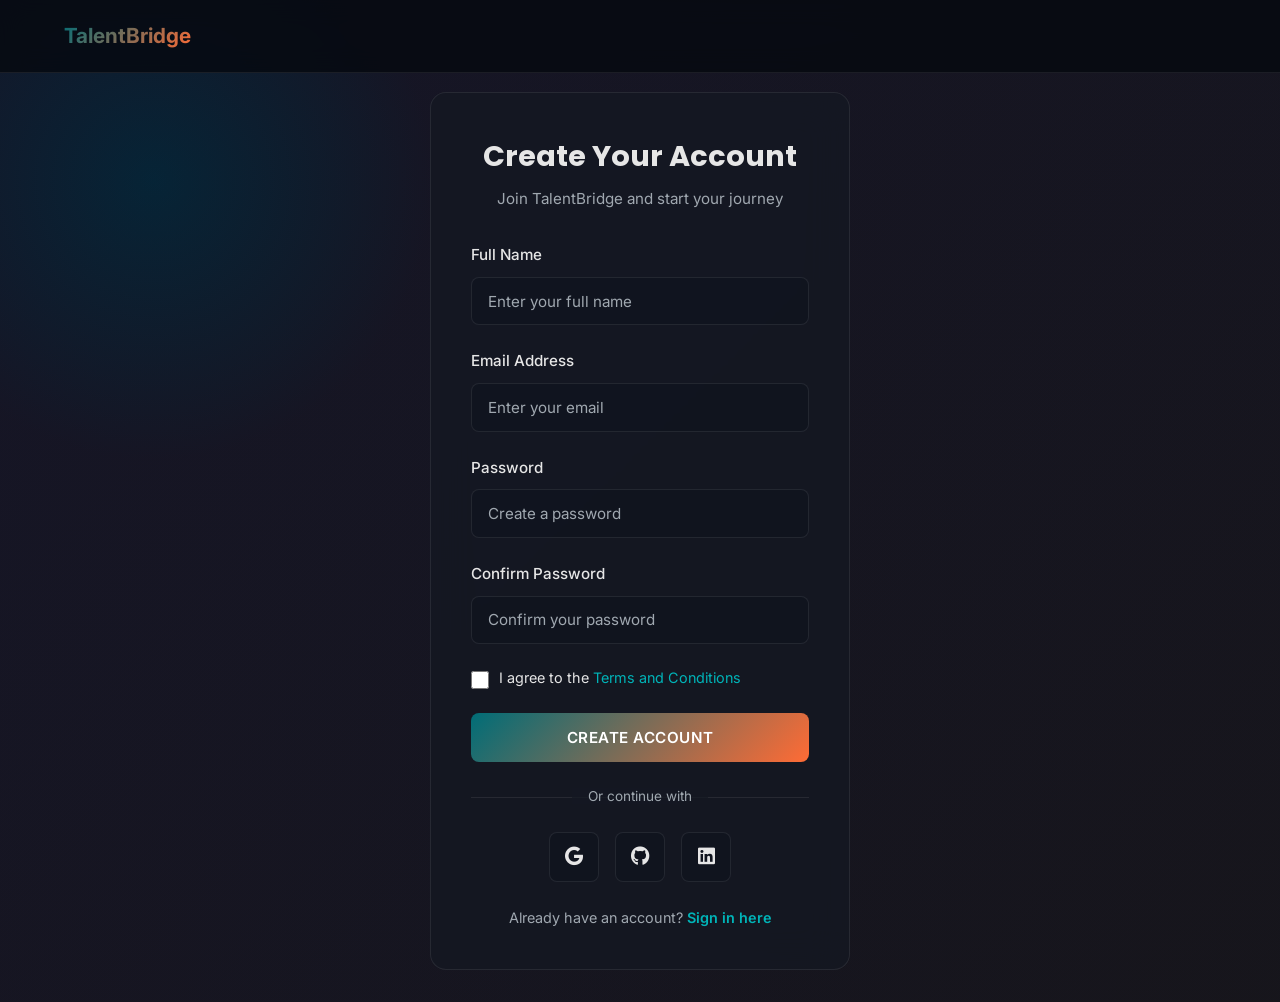
<file: Bridge/Bridge.html>
<!DOCTYPE html>
<html lang="en">
<head>
    <meta charset="UTF-8">
    <meta name="viewport" content="width=device-width, initial-scale=1.0">
    <link rel="stylesheet" href="Bridge.css">
    <link rel="stylesheet" href="https://cdnjs.cloudflare.com/ajax/libs/font-awesome/6.4.0/css/all.min.css">
    
    <link rel="preconnect" href="https://fonts.googleapis.com">
    <link rel="preconnect" href="https://fonts.gstatic.com" crossorigin>
    <link href="https://fonts.googleapis.com/css2?family=inter:wght@300;400;500;600;700;800&family=poppins:wght@600;700;800&display=swap" rel="stylesheet">
    
    <title>TalentBridge - Login</title>
</head>
<body>
    <!-- HEADER -->
    <header>
        <div class="header-container">
            <a href="../Landing/index.html" class="logo-section">
                <span class="brand-name">TalentBridge</span>
            </a>
        </div>
    </header>

    <!-- AUTH SECTION -->
    <section class="login-container">
        <div class="login-card">
            <!-- SIGNUP VIEW -->
            <div class="auth-view" id="signupView">
                <div class="login-header">
                    <h1>Create Your Account</h1>
                    <p>Join TalentBridge and start your journey</p>
                </div>

                <form class="login-form" id="signupForm">
                    <div class="form-group">
                        <label for="signup-name">Full Name</label>
                        <input type="text" id="signup-name" name="name" placeholder="Enter your full name" required>
                    </div>

                    <div class="form-group">
                        <label for="signup-email">Email Address</label>
                        <input type="email" id="signup-email" name="email" placeholder="Enter your email" required>
                    </div>

                    <div class="form-group">
                        <label for="signup-password">Password</label>
                        <input type="password" id="signup-password" name="password" placeholder="Create a password" required>
                    </div>

                    <div class="form-group">
                        <label for="signup-confirm">Confirm Password</label>
                        <input type="password" id="signup-confirm" name="confirm" placeholder="Confirm your password" required>
                    </div>

                    <label class="terms">
                        <input type="checkbox" name="terms" required>
                        <span>I agree to the <a href="#">Terms and Conditions</a></span>
                    </label>

                    <button type="submit" class="btn-login">Create Account</button>
                </form>

                <div class="divider">
                    <span>Or continue with</span>
                </div>

                <div class="social-login">
                    <button type="button" class="social-btn" title="Sign up with Google">
                        <i class="fab fa-google"></i>
                    </button>
                    <button type="button" class="social-btn" title="Sign up with GitHub">
                        <i class="fab fa-github"></i>
                    </button>
                    <button type="button" class="social-btn" title="Sign up with LinkedIn">
                        <i class="fab fa-linkedin"></i>
                    </button>
                </div>

                <div class="signup-footer">
                    <p>Already have an account? <a href="#" class="toggle-view" data-view="login">Sign in here</a></p>
                </div>
            </div>

            <!-- LOGIN VIEW -->
            <div class="auth-view hidden" id="loginView">
                <div class="login-header">
                    <h1>Welcome Back</h1>
                    <p>Login to access your profile and opportunities</p>
                </div>

                <form class="login-form" id="loginForm">
                    <div class="form-group">
                        <label for="login-email">Email Address</label>
                        <input type="email" id="login-email" name="email" placeholder="Enter your email" required>
                    </div>

                    <div class="form-group">
                        <label for="login-password">Password</label>
                        <input type="password" id="login-password" name="password" placeholder="Enter your password" required>
                    </div>

                    <div class="form-footer">
                        <label class="remember-me">
                            <input type="checkbox" name="remember">
                            <span>Remember me</span>
                        </label>
                        <a href="#" class="forgot-password">Forgot password?</a>
                    </div>

                    <button type="submit" class="btn-login">Sign In</button>
                </form>

                <div class="divider">
                    <span>Or continue with</span>
                </div>

                <div class="social-login">
                    <button type="button" class="social-btn" title="Login with Google">
                        <i class="fab fa-google"></i>
                    </button>
                    <button type="button" class="social-btn" title="Login with GitHub">
                        <i class="fab fa-github"></i>
                    </button>
                    <button type="button" class="social-btn" title="Login with LinkedIn">
                        <i class="fab fa-linkedin"></i>
                    </button>
                </div>

                <div class="signup-footer">
                    <p>Don't have an account? <a href="#" class="toggle-view" data-view="signup">Sign up here</a></p>
                </div>
            </div>
        </div>
    </section>

    <script src="Bridge.js"></script>
</body>
</html>
</file>
<file: Bridge/Bridge.css>
/* TalentBridge Login Page Styles */

:root {
  --bg-dark: #0d1117;
  --bg-darker: #06090f;
  --text-light: #e6e6e6;
  --text-muted: #a0a8b0;
  --primary-teal: #00b4b8;
  --primary-orange: #ff6b35;
  --gradient: linear-gradient(135deg, #006d77 0%, #ff6b35 100%);
  --gradient-hover: linear-gradient(135deg, #00b4b8 0%, #ff6b35 100%);
  --card-bg: rgb(20 25 35 / 70%);
  --border: rgb(255 255 255 / 8%);
  --border-focus: rgb(0 180 184 / 30%);
  --transition: all 0.3s cubic-bezier(0.4, 0, 0.2, 1);
}

* {
  margin: 0;
  padding: 0;
  box-sizing: border-box;
}

body {
  font-family: Inter, system-ui, -apple-system, 'Segoe UI', Roboto, 'Helvetica Neue', Arial, sans-serif;
  background: radial-gradient(circle at 12% 18%, rgb(0 180 184 / 12%) 0%, rgb(255 107 53 / 6%) 20%), linear-gradient(135deg, #071026 0%, #08101a 100%);
  color: var(--text-light);
  line-height: 1.6;
  min-height: 100vh;
  overflow-x: hidden;
}

/* ===== HEADER ===== */
header {
  position: fixed;
  top: 0;
  left: 0;
  right: 0;
  width: 100%;
  padding: 1.2rem 0;
  background: rgb(6 9 15 / 80%);
  backdrop-filter: blur(12px);
  border-bottom: 1px solid var(--border);
  z-index: 1000;
}

.header-container {
  max-width: 1200px;
  margin: 0 auto;
  padding: 0 1.5rem;
  display: flex;
  align-items: center;
}

.logo-section {
  display: flex;
  align-items: center;
  gap: 0.8rem;
  text-decoration: none;
  cursor: pointer;
  transition: var(--transition);
}

.logo-section:hover .brand-name {
  opacity: 0.8;
}

.brand-name {
  font-size: 1.3rem;
  font-weight: 700;
  background: var(--gradient);
  background-clip: text;
  -webkit-text-fill-color: transparent;
  display: inline;
}

/* ===== LOGIN CONTAINER ===== */
.login-container {
  min-height: 100vh;
  display: flex;
  align-items: center;
  justify-content: center;
  padding: 2rem 1.5rem;
  margin-top: 60px;
}

.login-card {
  width: 100%;
  max-width: 420px;
  padding: 2.5rem;
  background: var(--card-bg);
  border: 1px solid var(--border);
  border-radius: 16px;
  backdrop-filter: blur(20px);
  animation: slideUp 0.6s ease-out;
  min-height: 600px;
  display: flex;
  flex-direction: column;
}

@keyframes slideUp {
  from {
    opacity: 0;
    transform: translateY(20px);
  }
  to {
    opacity: 1;
    transform: translateY(0);
  }
}

/* ===== AUTH VIEWS ===== */
.auth-view {
  display: flex;
  flex-direction: column;
  animation: fadeIn 0.4s ease-out;
}

.auth-view.hidden {
  display: none;
}

@keyframes fadeIn {
  from {
    opacity: 0;
  }
  to {
    opacity: 1;
  }
}

.login-header {
  margin-bottom: 2rem;
  text-align: center;
}

.login-header h1 {
  font-family: poppins, sans-serif;
  font-size: 1.8rem;
  font-weight: 700;
  margin-bottom: 0.5rem;
  color: var(--text-light);
}

.login-header p {
  color: var(--text-muted);
  font-size: 0.95rem;
}

/* ===== FORM STYLES ===== */
.login-form {
  display: flex;
  flex-direction: column;
  gap: 1.5rem;
}

.form-group {
  display: flex;
  flex-direction: column;
  gap: 0.6rem;
}

.form-group label {
  font-size: 0.95rem;
  font-weight: 500;
  color: var(--text-light);
}

.form-group input {
  padding: 0.85rem 1rem;
  background: rgb(15 20 30 / 60%);
  border: 1px solid var(--border);
  border-radius: 8px;
  color: var(--text-light);
  font-size: 0.95rem;
  transition: var(--transition);
  font-family: Inter, system-ui, sans-serif;
}

.form-group input::placeholder {
  color: var(--text-muted);
}

.form-group input:focus {
  outline: none;
  border-color: var(--primary-teal);
  background: rgb(15 20 30 / 80%);
  box-shadow: 0 0 0 3px var(--border-focus);
}

.form-footer {
  display: flex;
  justify-content: space-between;
  align-items: center;
  font-size: 0.9rem;
}

.remember-me {
  display: flex;
  align-items: center;
  gap: 0.6rem;
  cursor: pointer;
  color: var(--text-light);
  user-select: none;
  transition: var(--transition);
}

.remember-me input[type="checkbox"] {
  width: 18px;
  height: 18px;
  cursor: pointer;
  accent-color: var(--primary-teal);
}

.remember-me:hover {
  color: var(--primary-teal);
}

.terms {
  display: flex;
  align-items: flex-start;
  gap: 0.6rem;
  cursor: pointer;
  color: var(--text-light);
  user-select: none;
  font-size: 0.9rem;
  line-height: 1.4;
}

.terms input[type="checkbox"] {
  width: 18px;
  height: 18px;
  cursor: pointer;
  accent-color: var(--primary-teal);
  margin-top: 3px;
  flex-shrink: 0;
}

.terms a {
  color: var(--primary-teal);
  text-decoration: none;
  transition: var(--transition);
}

.terms a:hover {
  color: var(--primary-orange);
  text-decoration: underline;
}

/* ===== ALERT MESSAGES ===== */
.alert {
  padding: 1rem;
  border-radius: 8px;
  margin-bottom: 1.5rem;
  display: flex;
  align-items: center;
  gap: 0.8rem;
  font-size: 0.95rem;
  animation: slideDown 0.3s ease-out;
}

@keyframes slideDown {
  from {
    opacity: 0;
    transform: translateY(-10px);
  }
  to {
    opacity: 1;
    transform: translateY(0);
  }
}

.alert-error {
  background: rgba(255, 107, 53, 0.1);
  border: 1px solid rgba(255, 107, 53, 0.3);
  color: #ff9999;
}

.alert-error i {
  color: #ff6b35;
  font-size: 1.1rem;
}

.alert-success {
  background: rgba(0, 180, 184, 0.1);
  border: 1px solid rgba(0, 180, 184, 0.3);
  color: #7ff0ff;
}

.alert-success i {
  color: #00b4b8;
  font-size: 1.1rem;
}

.forgot-password {
  color: var(--primary-teal);
  text-decoration: none;
  transition: var(--transition);
}

.forgot-password:hover {
  color: var(--primary-orange);
  text-decoration: underline;
}

/* ===== LOGIN BUTTON ===== */
.btn-login {
  padding: 0.95rem 1.5rem;
  background: var(--gradient);
  color: white;
  border: none;
  border-radius: 8px;
  font-size: 0.95rem;
  font-weight: 600;
  cursor: pointer;
  transition: var(--transition);
  text-transform: uppercase;
  letter-spacing: 0.5px;
  font-family: Inter, system-ui, sans-serif;
}

.btn-login:hover {
  transform: translateY(-2px);
  box-shadow: 0 8px 24px rgba(0, 180, 184, 0.3);
}

.btn-login:active {
  transform: translateY(0);
}

/* ===== DIVIDER ===== */
.divider {
  position: relative;
  text-align: center;
  margin: 1.5rem 0;
  color: var(--text-muted);
  font-size: 0.85rem;
}

.divider::before {
  content: '';
  position: absolute;
  top: 50%;
  left: 0;
  right: 0;
  height: 1px;
  background: var(--border);
  z-index: 1;
}

.divider span {
  position: relative;
  background: var(--card-bg);
  padding: 0 1rem;
  z-index: 2;
}

/* ===== SOCIAL LOGIN ===== */
.social-login {
  display: flex;
  gap: 1rem;
  justify-content: center;
}

.social-btn {
  width: 50px;
  height: 50px;
  border: 1px solid var(--border);
  background: rgb(15 20 30 / 60%);
  color: var(--text-light);
  border-radius: 8px;
  font-size: 1.2rem;
  cursor: pointer;
  transition: var(--transition);
  display: flex;
  align-items: center;
  justify-content: center;
}

.social-btn:hover {
  border-color: var(--primary-teal);
  color: var(--primary-teal);
  background: rgb(15 20 30 / 80%);
  transform: translateY(-3px);
}

/* ===== SIGNUP FOOTER ===== */
.signup-footer {
  text-align: center;
  margin-top: 1.5rem;
  color: var(--text-muted);
  font-size: 0.9rem;
}

.signup-link,
.toggle-view {
  color: var(--primary-teal);
  text-decoration: none;
  font-weight: 600;
  transition: var(--transition);
  cursor: pointer;
}

.signup-link:hover,
.toggle-view:hover {
  color: var(--primary-orange);
  text-decoration: underline;
}

/* ===== RESPONSIVE ===== */
@media (max-width: 768px) {
  .login-container {
    padding: 1rem 1.5rem;
    margin-top: 70px;
  }

  .login-card {
    padding: 2rem;
    min-height: auto;
  }

  .login-header h1 {
    font-size: 1.5rem;
  }

  .form-group {
    gap: 0.5rem;
  }

  .form-footer {
    flex-direction: column;
    gap: 1rem;
    align-items: flex-start;
  }

  .remember-me {
    width: 100%;
  }

  .forgot-password {
    align-self: flex-start;
  }
}
</file>
